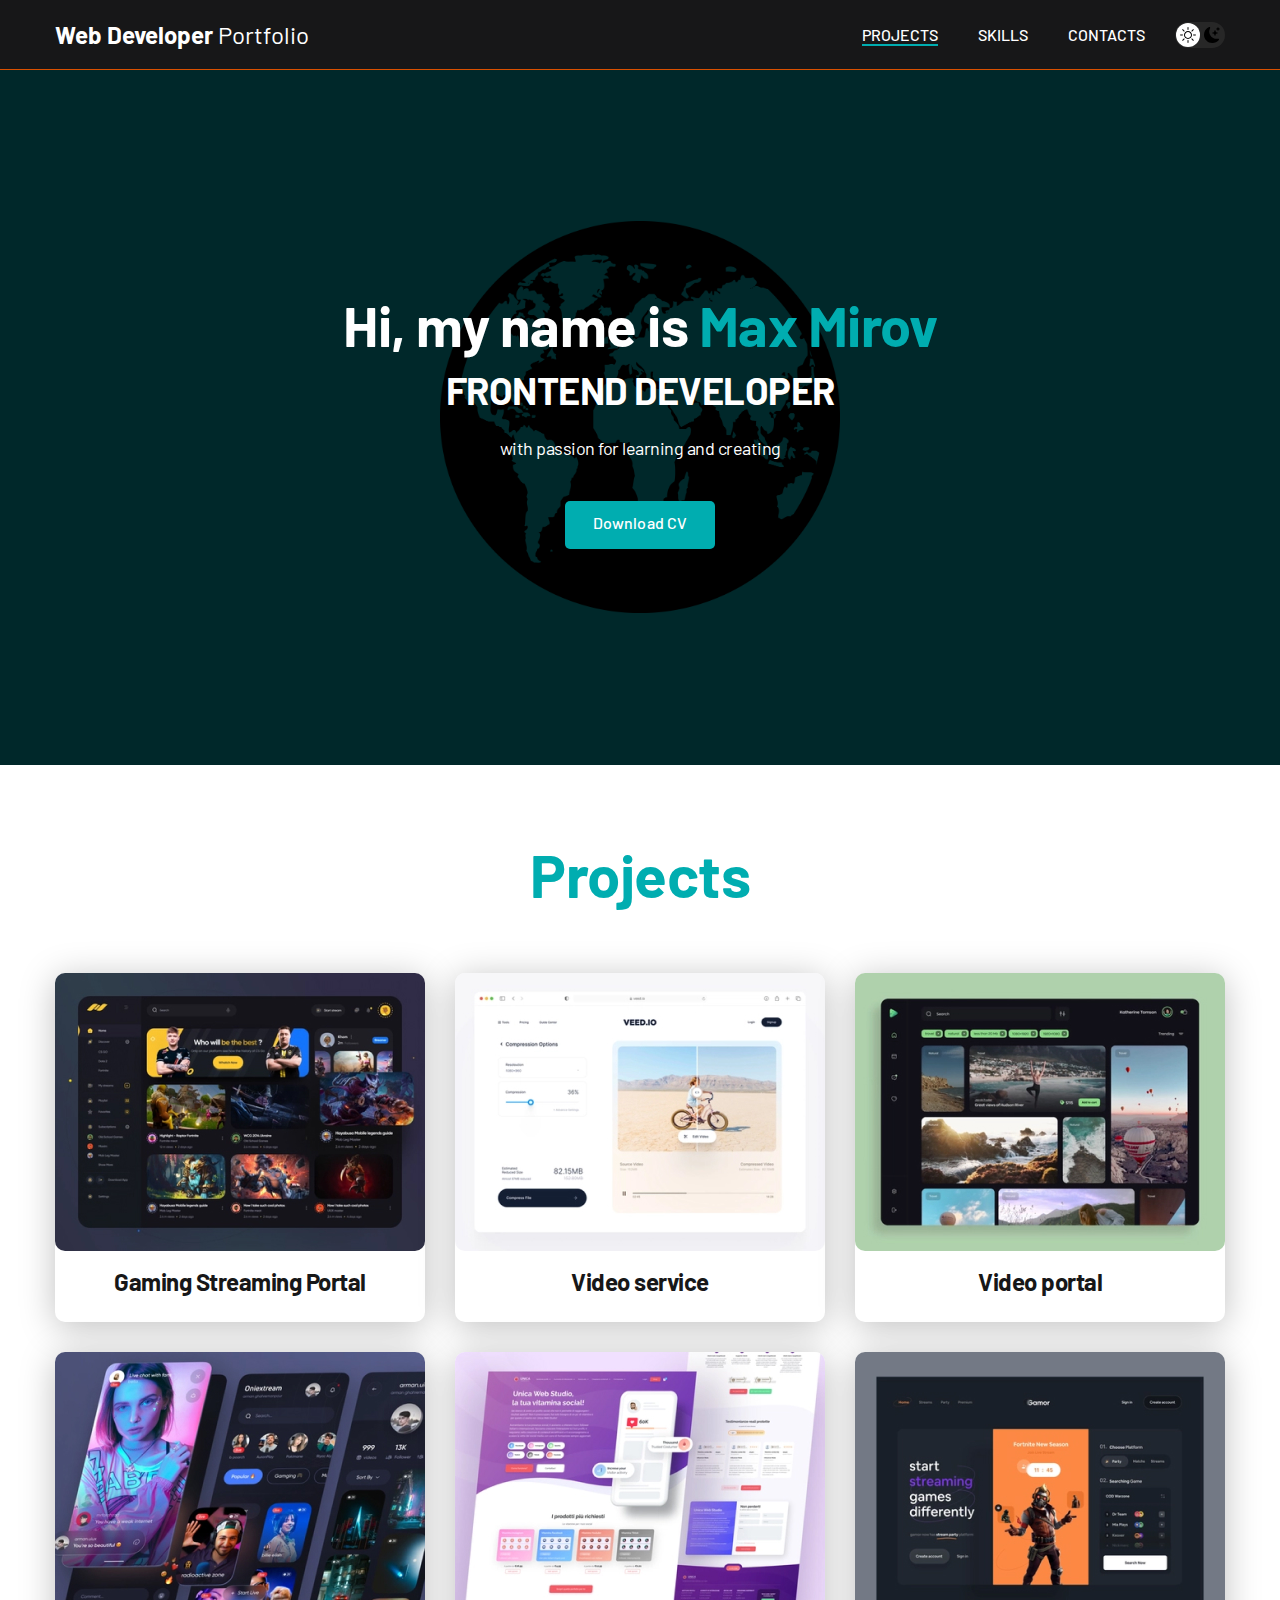
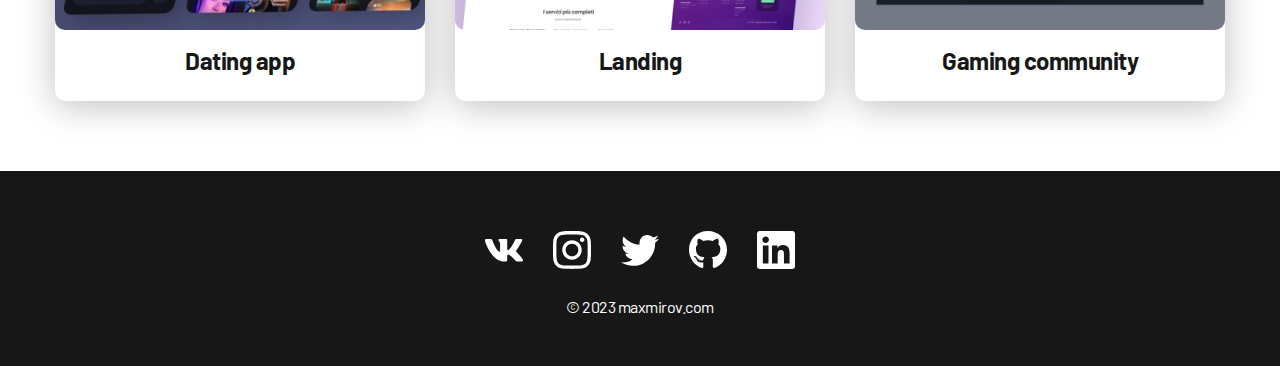
<file: index.html>
<!DOCTYPE html>
<html lang="en">

<head>
    <meta charset="UTF-8">
    <meta name="viewport" content="width=device-width, initial-scale=1.0">
    <title>Web Developer Portfolio</title>
    <link rel="stylesheet" href="./CSS/main.css">
</head>

<body>
    <nav class="nav">
        <div class="container">
            <div class="nav-row">
                <a href="./index.html" class="logo"><strong>Web Developer</strong> Portfolio</a>

                <button class="dark-mode-btn">
                    <img src="./img/icons/sun_light_theme.svg" alt="Light Mode" class="dark-mode-btn__icon">
                    <img src="./img/icons/moon_light_theme.svg" alt="Dark Mode" class="dark-mode-btn__icon">
                </button>

                <ul class="nav-list">
                    <li class="nav-list__item"><a href="./index.html"
                            class="nav-list__link nav-list__link--active">PROJECTS</a></li>
                    <li class="nav-list__item"><a href="./skills.html" class="nav-list__link">SKILLS</a></li>
                    <li class="nav-list__item"><a href="./contacts.html" class="nav-list__link">CONTACTS</a></li>
                </ul>
            </div>
        </div>
    </nav>

    <header class="header">

        <div class="header__wrapper">
            <h1 class="header__title">
                <strong>Hi, my name is <em>Max Mirov</em></strong><br>
                FRONTEND DEVELOPER
            </h1>
            <div class="header__text">
                <p>with passion for learning and creating</p>
            </div>
            <a href="#!" class="btn">Download CV</a>
        </div>

    </header>


    <main class="section">
        <div class="container">
            <h2 class="title-1">Projects</h2>
            <ul class="projects">
                <li class="project">
                    <a href="./project-page-1.html">
                        <img src="./img/projects/01.jpg" alt="Project img" class="project__img">
                        <h3 class="project__title">Gaming Streaming Portal</h3>
                    </a>
                </li>
                <li class="project">
                    <a href="./project-page-2.html">
                        <img src="./img/projects/02.jpg" alt="Project img" class="project__img">
                        <h3 class="project__title">Video service</h3>
                    </a>
                </li>
                <li class="project">
                    <a href="./project-page-3.html">
                        <img src="./img/projects/03.jpg" alt="Project img" class="project__img">
                        <h3 class="project__title">Video portal</h3>
                    </a>
                </li>
                <li class="project">
                    <a href="./project-page-4.html">
                        <img src="./img/projects/04.jpg" alt="Project img" class="project__img">
                        <h3 class="project__title">Dating app</h3>
                    </a>
                </li>
                <li class="project">
                    <a href="./project-page-5.html">
                        <img src="./img/projects/05.jpg" alt="Project img" class="project__img">
                        <h3 class="project__title">Landing</h3>
                    </a>
                </li>
                <li class="project">
                    <a href="./project-page-6.html">
                        <img src="./img/projects/06.jpg" alt="Project img" class="project__img">
                        <h3 class="project__title">Gaming community</h3>
                    </a>
                </li>
            </ul>
        </div>
    </main>

    <footer class="footer">
        <div class="container">
            <div class="footer__wrapper">
                <ul class="social">
                    <li class="social__item"> <a href="#!"><img src="./img/icons/vk.svg" alt=""></a> </li>
                    <li class="social__item"> <a href="#!"><img src="./img/icons/instagram.svg" alt=""></a> </li>
                    <li class="social__item"> <a href="#!"><img src="./img/icons/twitter.svg" alt=""></a> </li>
                    <li class="social__item"> <a href="#!"><img src="./img/icons/gitHub.svg" alt=""></a> </li>
                    <li class="social__item"> <a href="#!"><img src="./img/icons/linkedIn.svg" alt=""></a> </li>
                </ul>
                <div class="copyright">
                    <p>© 2023 maxmirov.com</p>
                </div>
            </div>
        </div>
    </footer>

    <script src="./js/main.js"></script>

</body>

</html>
</file>
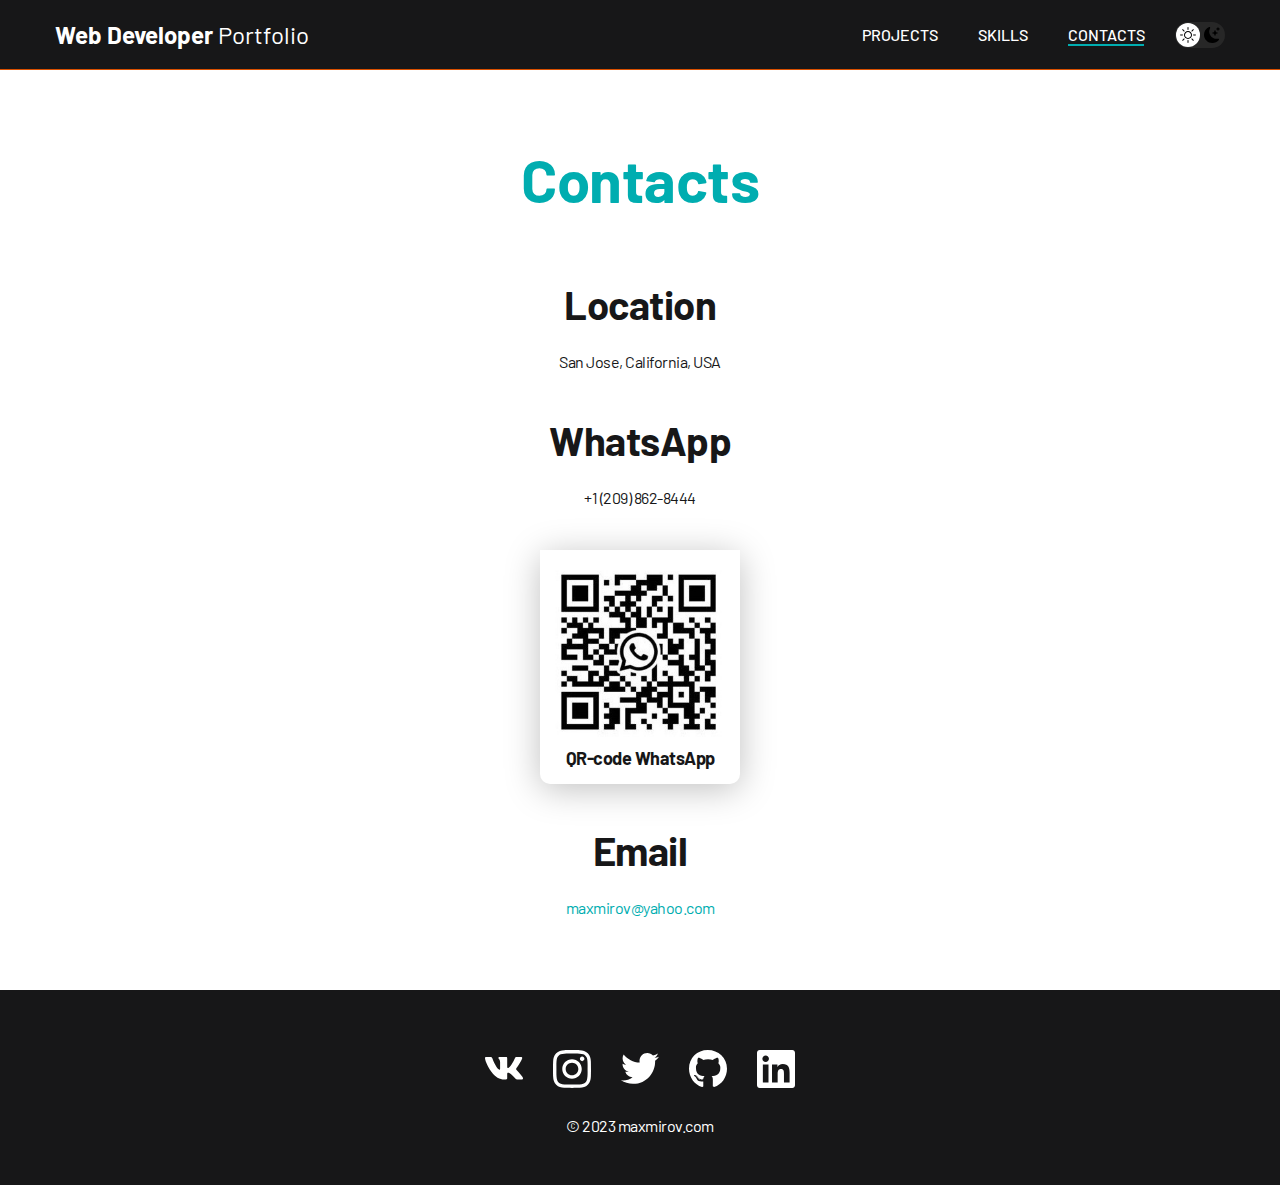
<file: contacts.html>
<!DOCTYPE html>
<html lang="en">

<head>
    <meta charset="UTF-8">
    <meta name="viewport" content="width=device-width, initial-scale=1.0">
    <title>Web Developer Portfolio</title>
    <link rel="stylesheet" href="./CSS/main.css">
</head>

<body>
    <nav class="nav">
        <div class="container">
            <div class="nav-row">
                <a href="./index.html" class="logo"><strong>Web Developer</strong> Portfolio</a>

                <button class="dark-mode-btn">
                    <img src="./img/icons/sun_light_theme.svg" alt="Light Mode" class="dark-mode-btn__icon">
                    <img src="./img/icons/moon_light_theme.svg" alt="Dark Mode" class="dark-mode-btn__icon">
                </button>

                <ul class="nav-list">
                    <li class="nav-list__item"><a href="./index.html" class="nav-list__link">PROJECTS</a></li>
                    <li class="nav-list__item"><a href="./skills.html" class="nav-list__link">SKILLS</a></li>
                    <li class="nav-list__item"><a href="./contacts.html"
                            class="nav-list__link nav-list__link--active">CONTACTS</a></li>
                </ul>
            </div>
        </div>
    </nav>

    <main class="section">
        <div class="container">
            <h1 class="title-1">Contacts</h1>

            <ul class="content-list">
                <li class="content-list__item">
                    <h2 class="title-2">Location</h2>
                    <p>San Jose, California, USA</p>
                </li>
                <li class="content-list__item">
                    <h2 class="title-2">WhatsApp</h2>
                    <p>+1 (209) 862-8444</p>
                </li>
                <li class="whatsapp">
                    <img src="./img/contacts/qr_whatsapp.jpg" alt="QR whatsapp" class="qr_whatsapp">
                    <h3 class="qr_whatsapp_title">QR-code WhatsApp</h3>
                </li>
                <li class="content-list__item">
                    <h2 class="title-2">Email</h2>
                    <p><a href="mailto:maxmirov@yahoo.com">maxmirov@yahoo.com</a></p>
                </li>
            </ul>
        </div>
    </main>

    <footer class="footer">
        <div class="container">
            <div class="footer__wrapper">
                <ul class="social">
                    <li class="social__item"> <a href="#!"><img src="./img/icons/vk.svg" alt=""></a> </li>
                    <li class="social__item"> <a href="#!"><img src="./img/icons/instagram.svg" alt=""></a> </li>
                    <li class="social__item"> <a href="#!"><img src="./img/icons/twitter.svg" alt=""></a> </li>
                    <li class="social__item"> <a href="#!"><img src="./img/icons/gitHub.svg" alt=""></a> </li>
                    <li class="social__item"> <a href="#!"><img src="./img/icons/linkedIn.svg" alt=""></a> </li>
                </ul>
                <div class="copyright">
                    <p>© 2023 maxmirov.com</p>
                </div>
            </div>
        </div>
    </footer>

    <script src="./js/main.js"></script>

</body>

</html>
</file>
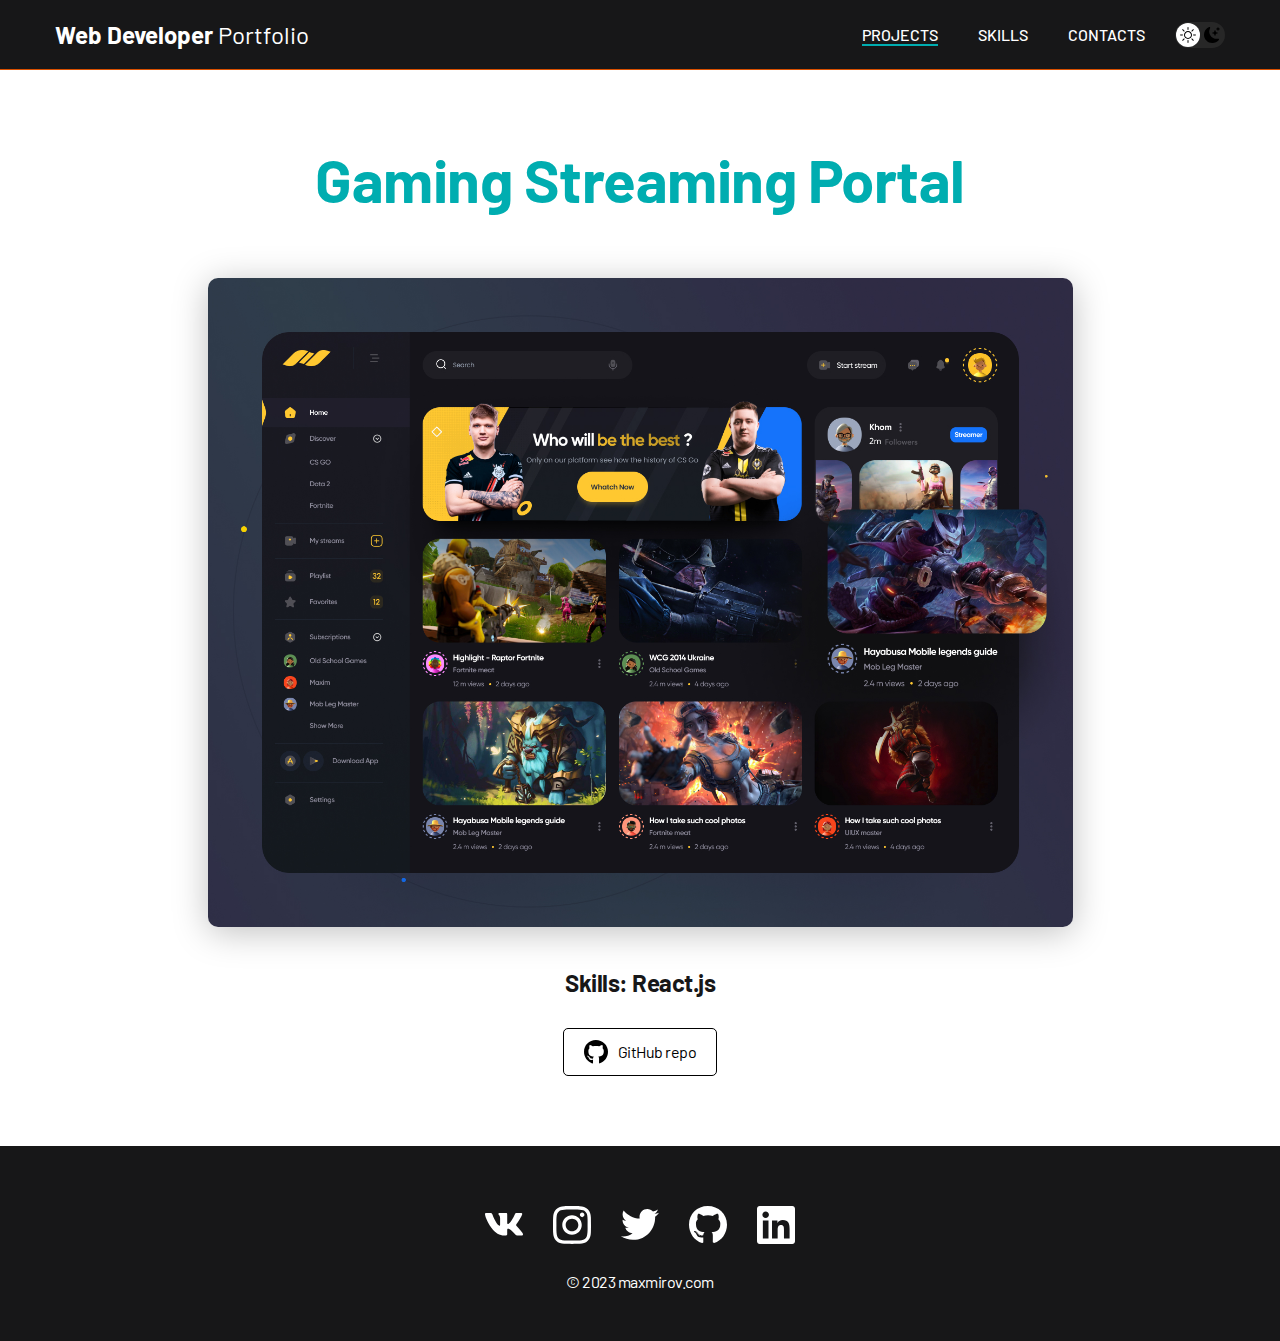
<file: project-page-1.html>
<!DOCTYPE html>
<html lang="en">

<head>
    <meta charset="UTF-8">
    <meta name="viewport" content="width=device-width, initial-scale=1.0">
    <title>Web Developer Portfolio</title>
    <link rel="stylesheet" href="./CSS/main.css">
</head>

<body>
    <nav class="nav">
        <div class="container">
            <div class="nav-row">
                <a href="./index.html" class="logo"><strong>Web Developer</strong> Portfolio</a>

                <button class="dark-mode-btn">
                    <img src="./img/icons/sun_light_theme.svg" alt="Light Mode" class="dark-mode-btn__icon">
                    <img src="./img/icons/moon_light_theme.svg" alt="Dark Mode" class="dark-mode-btn__icon">
                </button>

                <ul class="nav-list">
                    <li class="nav-list__item"><a href="./index.html"
                            class="nav-list__link nav-list__link--active">PROJECTS</a></li>
                    <li class="nav-list__item"><a href="./skills.html" class="nav-list__link">SKILLS</a></li>
                    <li class="nav-list__item"><a href="./contacts.html" class="nav-list__link">CONTACTS</a></li>
                </ul>
            </div>
        </div>
    </nav>

    <main class="section">
        <div class="container">
            <div class="project-details">

                <h1 class="title-1">Gaming Streaming Portal</h1>

                <img src="./img/projects/01-big.jpg" alt="" class="project-details__cover">

                <div class="project-details__desc">
                    <p>Skills: React.js</p>
                </div>

                <a href="#!" class="btn-outline">
                    <img src="./img/icons/Vector GitHub Black.svg" alt="">
                    GitHub repo
                </a>
            </div>
        </div>
    </main>

    <footer class="footer">
        <div class="container">
            <div class="footer__wrapper">
                <ul class="social">
                    <li class="social__item"> <a href="#!"><img src="./img/icons/vk.svg" alt=""></a> </li>
                    <li class="social__item"> <a href="#!"><img src="./img/icons/instagram.svg" alt=""></a> </li>
                    <li class="social__item"> <a href="#!"><img src="./img/icons/twitter.svg" alt=""></a> </li>
                    <li class="social__item"> <a href="#!"><img src="./img/icons/gitHub.svg" alt=""></a> </li>
                    <li class="social__item"> <a href="#!"><img src="./img/icons/linkedIn.svg" alt=""></a> </li>
                </ul>
                <div class="copyright">
                    <p>© 2023 maxmirov.com</p>
                </div>
            </div>
        </div>
    </footer>

    <script src="./js/main.js"></script>

</body>

</html>
</file>
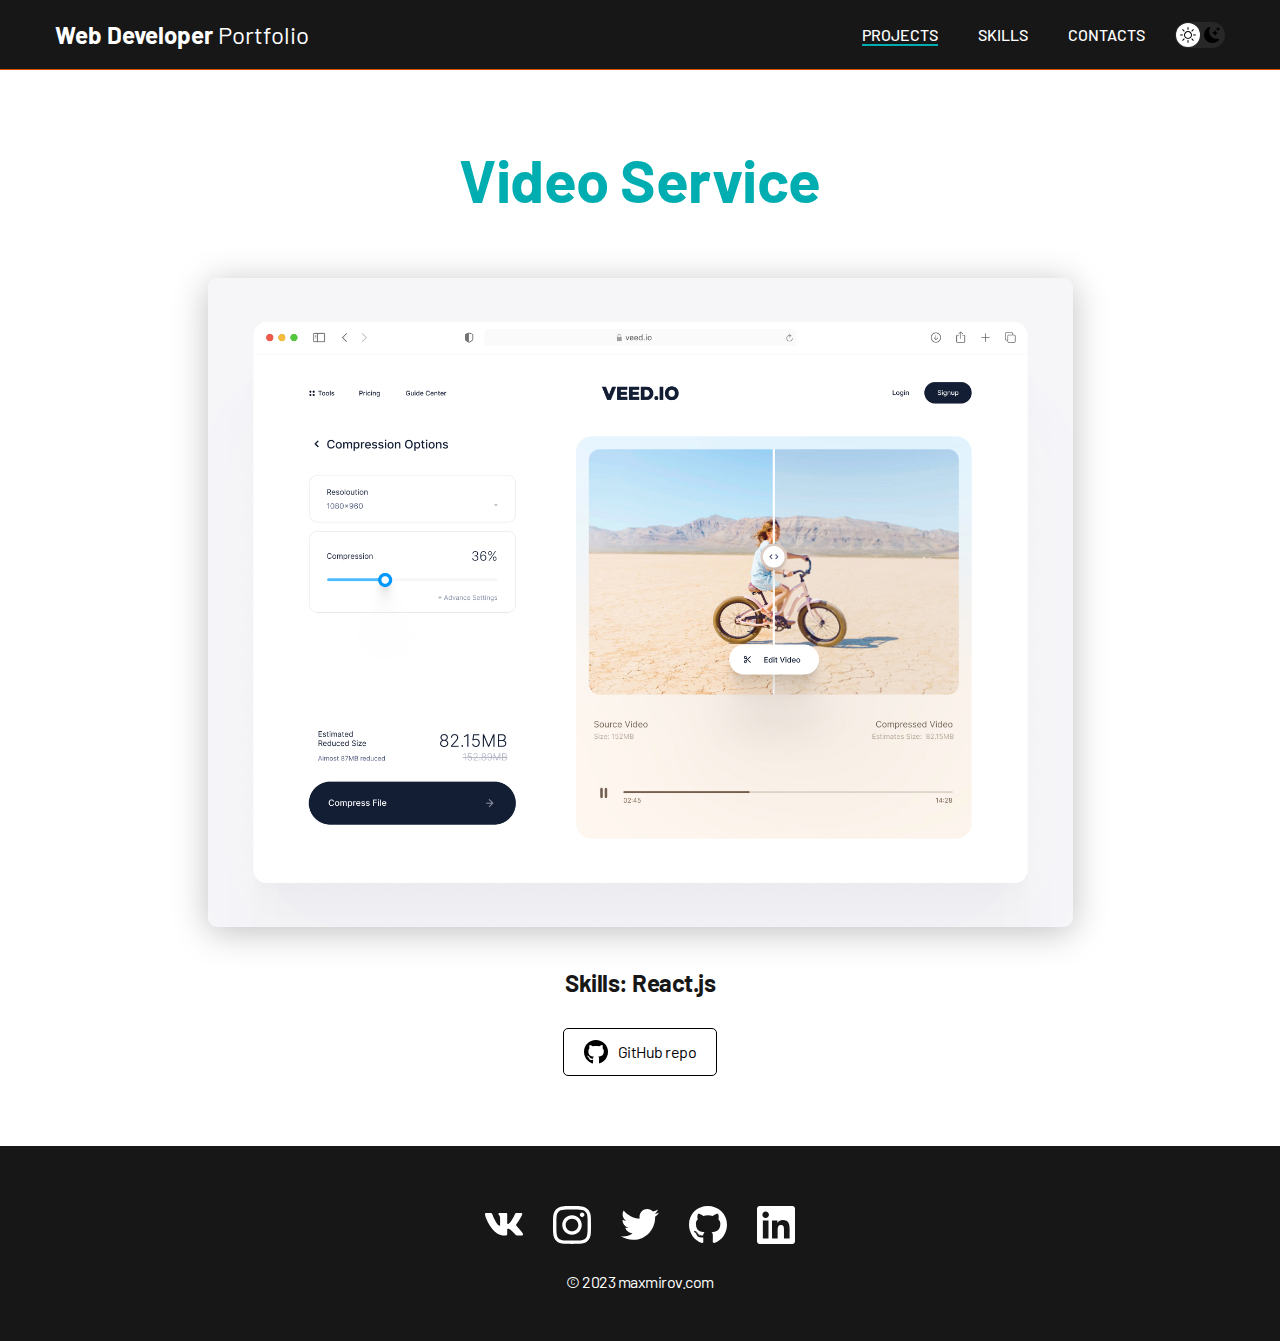
<file: project-page-2.html>
<!DOCTYPE html>
<html lang="en">

<head>
    <meta charset="UTF-8">
    <meta name="viewport" content="width=device-width, initial-scale=1.0">
    <title>Web Developer Portfolio</title>
    <link rel="stylesheet" href="./CSS/main.css">
</head>

<body>
    <nav class="nav">
        <div class="container">
            <div class="nav-row">
                <a href="./index.html" class="logo"><strong>Web Developer</strong> Portfolio</a>

                <button class="dark-mode-btn">
                    <img src="./img/icons/sun_light_theme.svg" alt="Light Mode" class="dark-mode-btn__icon">
                    <img src="./img/icons/moon_light_theme.svg" alt="Dark Mode" class="dark-mode-btn__icon">
                </button>

                <ul class="nav-list">
                    <li class="nav-list__item"><a href="./index.html"
                            class="nav-list__link nav-list__link--active">PROJECTS</a></li>
                    <li class="nav-list__item"><a href="./skills.html" class="nav-list__link">SKILLS</a></li>
                    <li class="nav-list__item"><a href="./contacts.html" class="nav-list__link">CONTACTS</a></li>
                </ul>
            </div>
        </div>
    </nav>

    <main class="section">
        <div class="container">
            <div class="project-details">

                <h1 class="title-1">Video Service</h1>

                <img src="./img/projects/02-big.jpg" alt="" class="project-details__cover">

                <div class="project-details__desc">
                    <p>Skills: React.js</p>
                </div>

                <a href="#!" class="btn-outline">
                    <img src="./img/icons/Vector GitHub Black.svg" alt="">
                    GitHub repo
                </a>
            </div>
        </div>
    </main>

    <footer class="footer">
        <div class="container">
            <div class="footer__wrapper">
                <ul class="social">
                    <li class="social__item"> <a href="#!"><img src="./img/icons/vk.svg" alt=""></a> </li>
                    <li class="social__item"> <a href="#!"><img src="./img/icons/instagram.svg" alt=""></a> </li>
                    <li class="social__item"> <a href="#!"><img src="./img/icons/twitter.svg" alt=""></a> </li>
                    <li class="social__item"> <a href="#!"><img src="./img/icons/gitHub.svg" alt=""></a> </li>
                    <li class="social__item"> <a href="#!"><img src="./img/icons/linkedIn.svg" alt=""></a> </li>
                </ul>
                <div class="copyright">
                    <p>© 2023 maxmirov.com</p>
                </div>
            </div>
        </div>
    </footer>

    <script src="./js/main.js"></script>

</body>

</html>
</file>
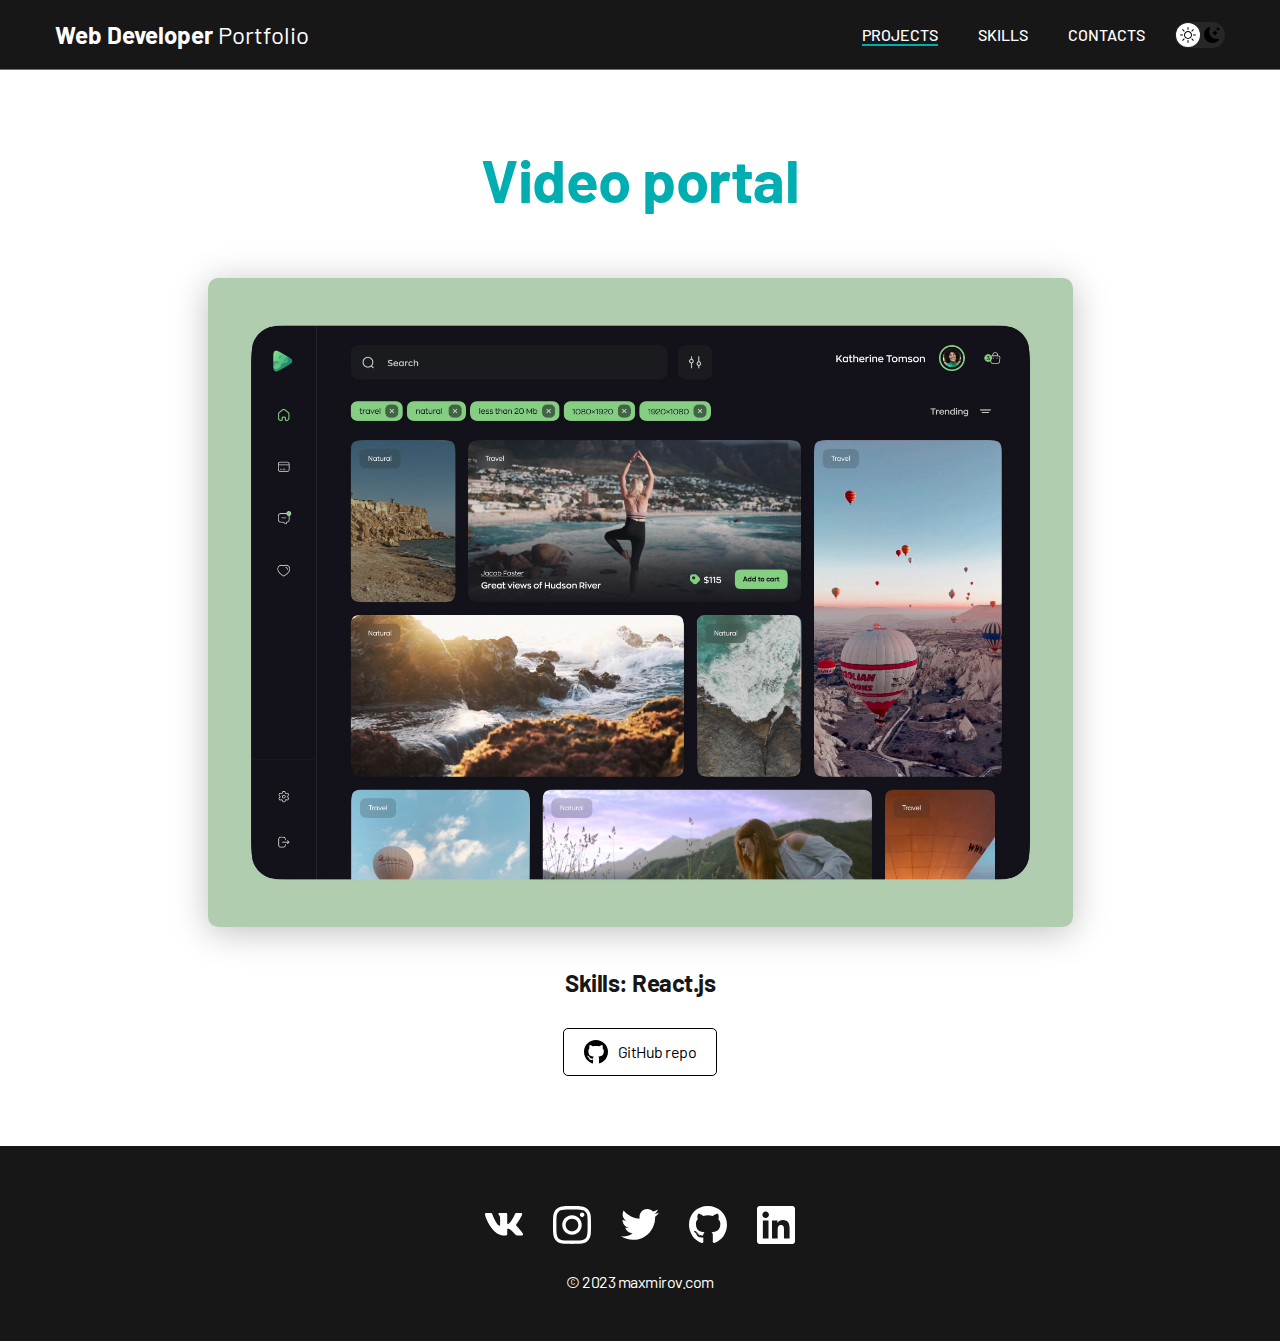
<file: project-page-3.html>
<!DOCTYPE html>
<html lang="en">

<head>
    <meta charset="UTF-8">
    <meta name="viewport" content="width=device-width, initial-scale=1.0">
    <title>Web Developer Portfolio</title>
    <link rel="stylesheet" href="./CSS/main.css">
</head>

<body>
    <nav class="nav">
        <div class="container">
            <div class="nav-row">
                <a href="./index.html" class="logo"><strong>Web Developer</strong> Portfolio</a>

                <button class="dark-mode-btn">
                    <img src="./img/icons/sun_light_theme.svg" alt="Light Mode" class="dark-mode-btn__icon">
                    <img src="./img/icons/moon_light_theme.svg" alt="Dark Mode" class="dark-mode-btn__icon">
                </button>

                <ul class="nav-list">
                    <li class="nav-list__item"><a href="./index.html"
                            class="nav-list__link nav-list__link--active">PROJECTS</a></li>
                    <li class="nav-list__item"><a href="./skills.html" class="nav-list__link">SKILLS</a></li>
                    <li class="nav-list__item"><a href="./contacts.html" class="nav-list__link">CONTACTS</a></li>
                </ul>
            </div>
        </div>
    </nav>

    <main class="section">
        <div class="container">
            <div class="project-details">

                <h1 class="title-1">Video portal</h1>

                <img src="./img/projects/03-big.jpg" alt="" class="project-details__cover">

                <div class="project-details__desc">
                    <p>Skills: React.js</p>
                </div>

                <a href="#!" class="btn-outline">
                    <img src="./img/icons/Vector GitHub Black.svg" alt="">
                    GitHub repo
                </a>
            </div>
        </div>
    </main>

    <footer class="footer">
        <div class="container">
            <div class="footer__wrapper">
                <ul class="social">
                    <li class="social__item"> <a href="#!"><img src="./img/icons/vk.svg" alt=""></a> </li>
                    <li class="social__item"> <a href="#!"><img src="./img/icons/instagram.svg" alt=""></a> </li>
                    <li class="social__item"> <a href="#!"><img src="./img/icons/twitter.svg" alt=""></a> </li>
                    <li class="social__item"> <a href="#!"><img src="./img/icons/gitHub.svg" alt=""></a> </li>
                    <li class="social__item"> <a href="#!"><img src="./img/icons/linkedIn.svg" alt=""></a> </li>
                </ul>
                <div class="copyright">
                    <p>© 2023 maxmirov.com</p>
                </div>
            </div>
        </div>
    </footer>

    <script src="./js/main.js"></script>

</body>

</html>
</file>
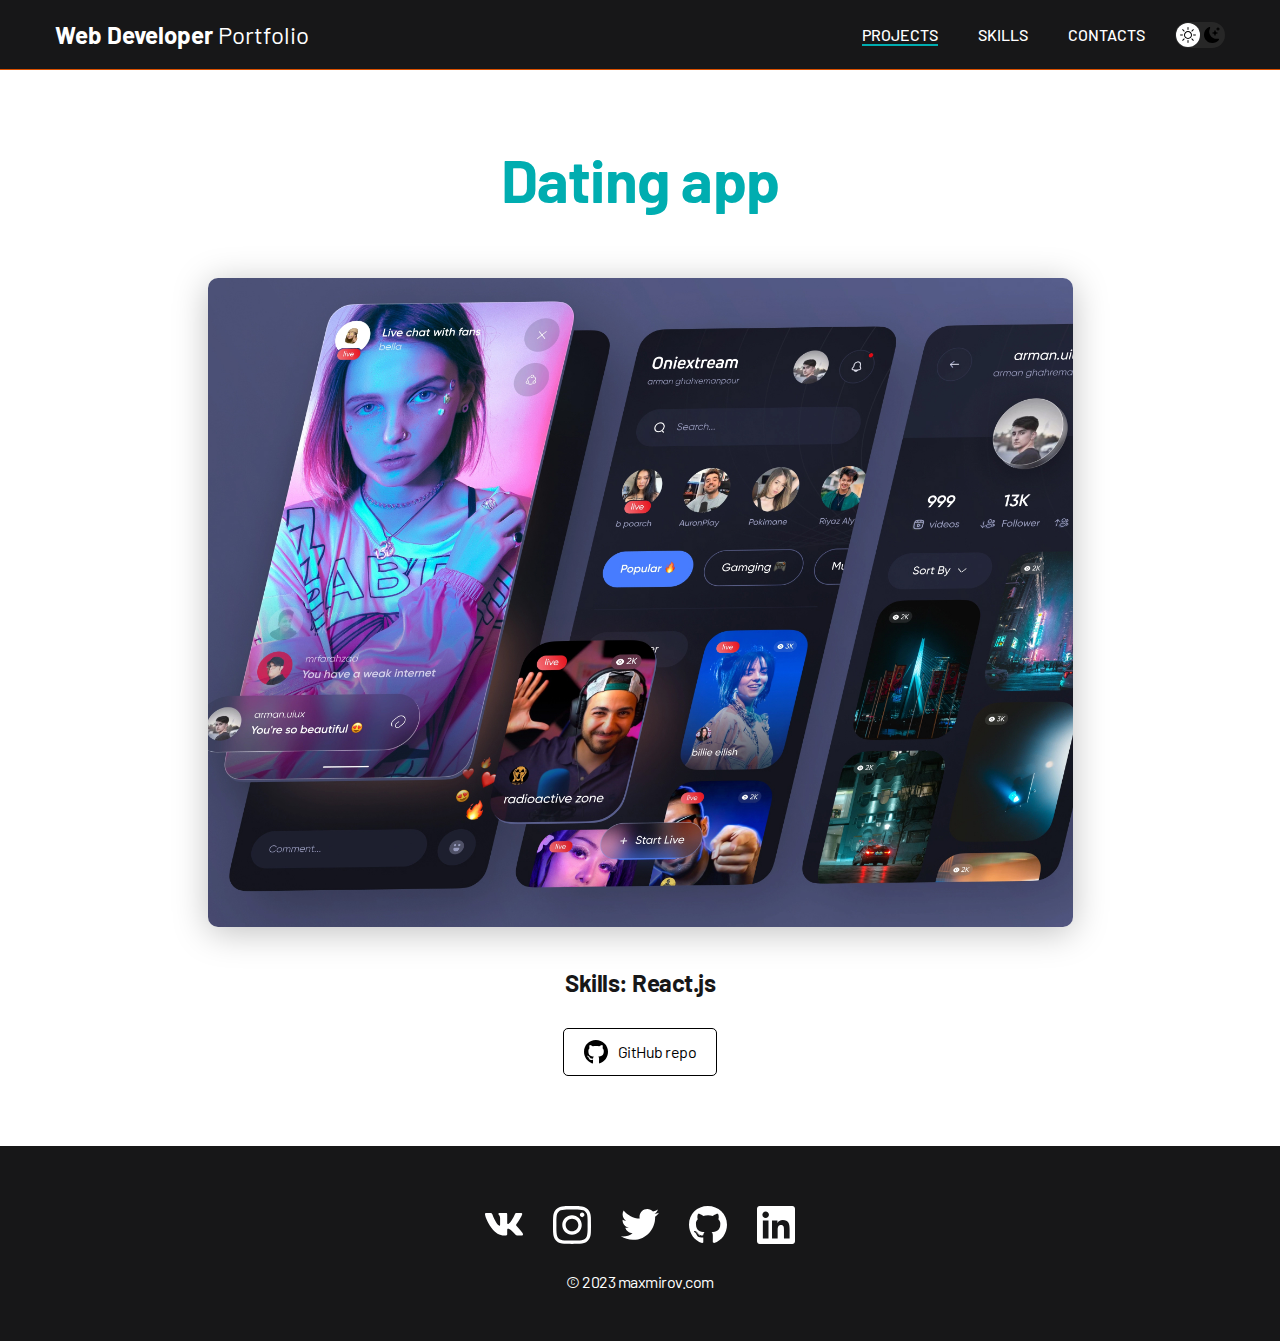
<file: project-page-4.html>
<!DOCTYPE html>
<html lang="en">

<head>
    <meta charset="UTF-8">
    <meta name="viewport" content="width=device-width, initial-scale=1.0">
    <title>Web Developer Portfolio</title>
    <link rel="stylesheet" href="./CSS/main.css">
</head>

<body>
    <nav class="nav">
        <div class="container">
            <div class="nav-row">
                <a href="./index.html" class="logo"><strong>Web Developer</strong> Portfolio</a>

                <button class="dark-mode-btn">
                    <img src="./img/icons/sun_light_theme.svg" alt="Light Mode" class="dark-mode-btn__icon">
                    <img src="./img/icons/moon_light_theme.svg" alt="Dark Mode" class="dark-mode-btn__icon">
                </button>

                <ul class="nav-list">
                    <li class="nav-list__item"><a href="./index.html"
                            class="nav-list__link nav-list__link--active">PROJECTS</a></li>
                    <li class="nav-list__item"><a href="./skills.html" class="nav-list__link">SKILLS</a></li>
                    <li class="nav-list__item"><a href="./contacts.html" class="nav-list__link">CONTACTS</a></li>
                </ul>
            </div>
        </div>
    </nav>

    <main class="section">
        <div class="container">
            <div class="project-details">

                <h1 class="title-1">Dating app</h1>

                <img src="./img/projects/04-big.jpg" alt="" class="project-details__cover">

                <div class="project-details__desc">
                    <p>Skills: React.js</p>
                </div>

                <a href="#!" class="btn-outline">
                    <img src="./img/icons/Vector GitHub Black.svg" alt="">
                    GitHub repo
                </a>
            </div>
        </div>
    </main>

    <footer class="footer">
        <div class="container">
            <div class="footer__wrapper">
                <ul class="social">
                    <li class="social__item"> <a href="#!"><img src="./img/icons/vk.svg" alt=""></a> </li>
                    <li class="social__item"> <a href="#!"><img src="./img/icons/instagram.svg" alt=""></a> </li>
                    <li class="social__item"> <a href="#!"><img src="./img/icons/twitter.svg" alt=""></a> </li>
                    <li class="social__item"> <a href="#!"><img src="./img/icons/gitHub.svg" alt=""></a> </li>
                    <li class="social__item"> <a href="#!"><img src="./img/icons/linkedIn.svg" alt=""></a> </li>
                </ul>
                <div class="copyright">
                    <p>© 2023 maxmirov.com</p>
                </div>
            </div>
        </div>
    </footer>

    <script src="./js/main.js"></script>

</body>

</html>
</file>
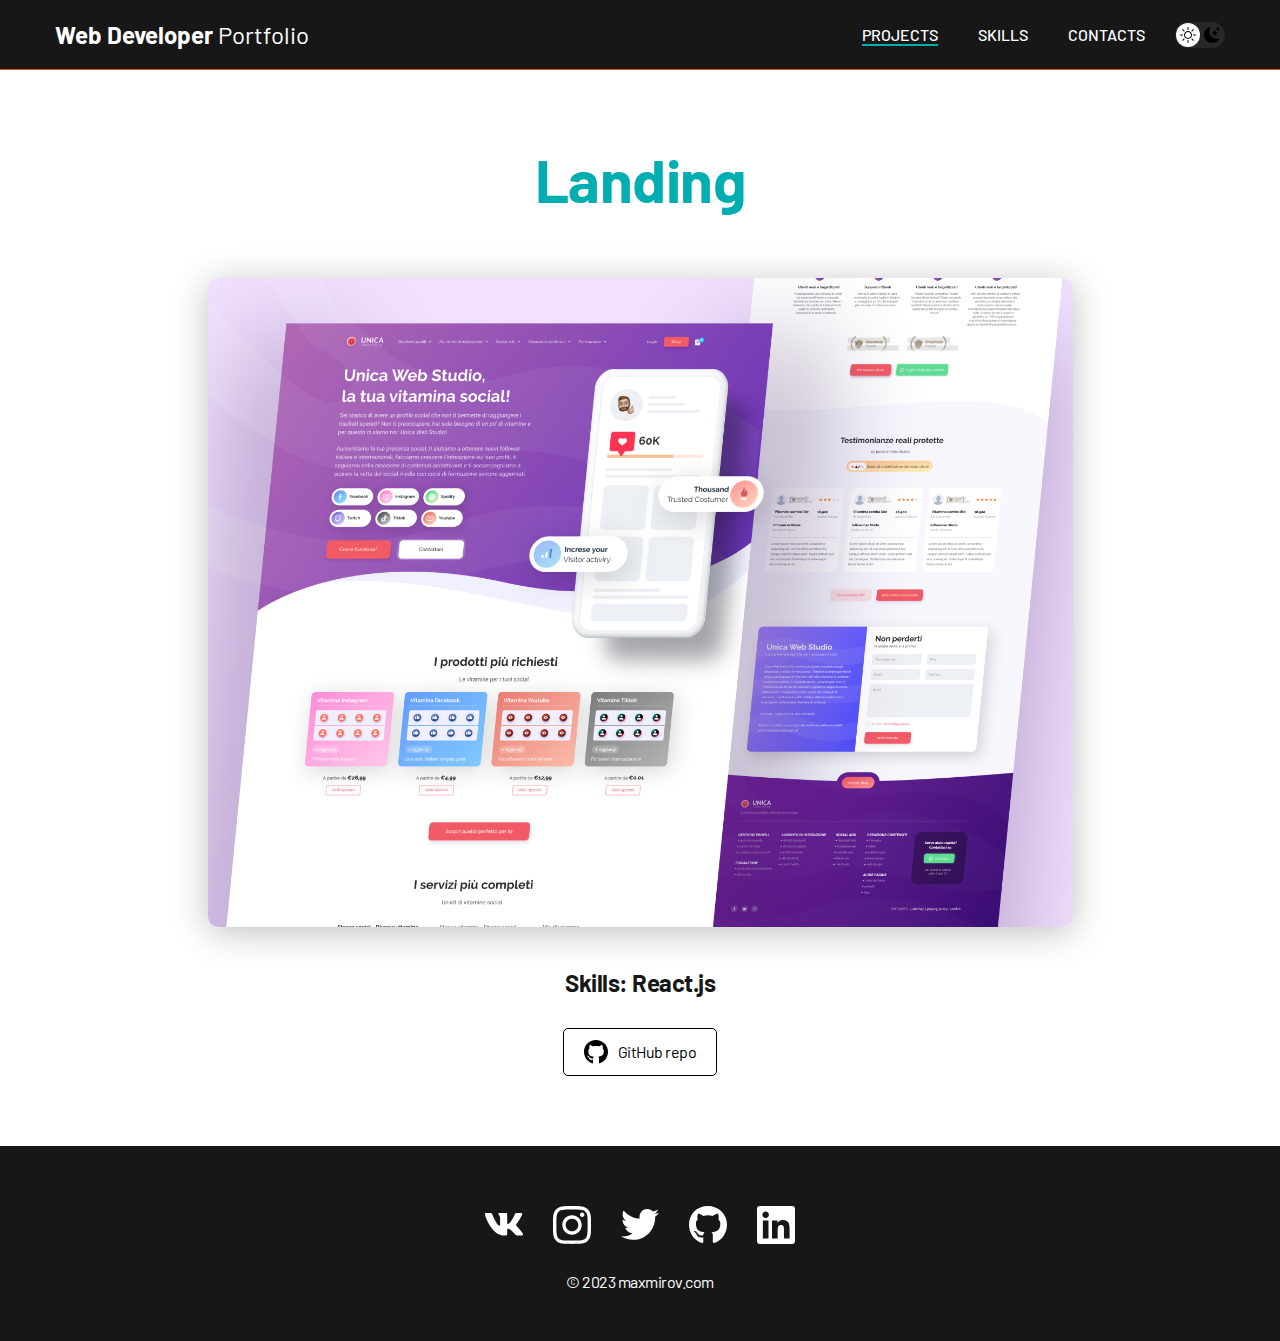
<file: project-page-5.html>
<!DOCTYPE html>
<html lang="en">

<head>
    <meta charset="UTF-8">
    <meta name="viewport" content="width=device-width, initial-scale=1.0">
    <title>Web Developer Portfolio</title>
    <link rel="stylesheet" href="./CSS/main.css">
</head>

<body>
    <nav class="nav">
        <div class="container">
            <div class="nav-row">
                <a href="./index.html" class="logo"><strong>Web Developer</strong> Portfolio</a>

                <button class="dark-mode-btn">
                    <img src="./img/icons/sun_light_theme.svg" alt="Light Mode" class="dark-mode-btn__icon">
                    <img src="./img/icons/moon_light_theme.svg" alt="Dark Mode" class="dark-mode-btn__icon">
                </button>

                <ul class="nav-list">
                    <li class="nav-list__item"><a href="./index.html"
                            class="nav-list__link nav-list__link--active">PROJECTS</a></li>
                    <li class="nav-list__item"><a href="./skills.html" class="nav-list__link">SKILLS</a></li>
                    <li class="nav-list__item"><a href="./contacts.html" class="nav-list__link">CONTACTS</a></li>
                </ul>
            </div>
        </div>
    </nav>

    <main class="section">
        <div class="container">
            <div class="project-details">

                <h1 class="title-1">Landing</h1>

                <img src="./img/projects/05-big.jpg" alt="" class="project-details__cover">

                <div class="project-details__desc">
                    <p>Skills: React.js</p>
                </div>

                <a href="#!" class="btn-outline">
                    <img src="./img/icons/Vector GitHub Black.svg" alt="">
                    GitHub repo
                </a>
            </div>
        </div>
    </main>

    <footer class="footer">
        <div class="container">
            <div class="footer__wrapper">
                <ul class="social">
                    <li class="social__item"> <a href="#!"><img src="./img/icons/vk.svg" alt=""></a> </li>
                    <li class="social__item"> <a href="#!"><img src="./img/icons/instagram.svg" alt=""></a> </li>
                    <li class="social__item"> <a href="#!"><img src="./img/icons/twitter.svg" alt=""></a> </li>
                    <li class="social__item"> <a href="#!"><img src="./img/icons/gitHub.svg" alt=""></a> </li>
                    <li class="social__item"> <a href="#!"><img src="./img/icons/linkedIn.svg" alt=""></a> </li>
                </ul>
                <div class="copyright">
                    <p>© 2023 maxmirov.com</p>
                </div>
            </div>
        </div>
    </footer>

    <script src="./js/main.js"></script>

</body>

</html>
</file>
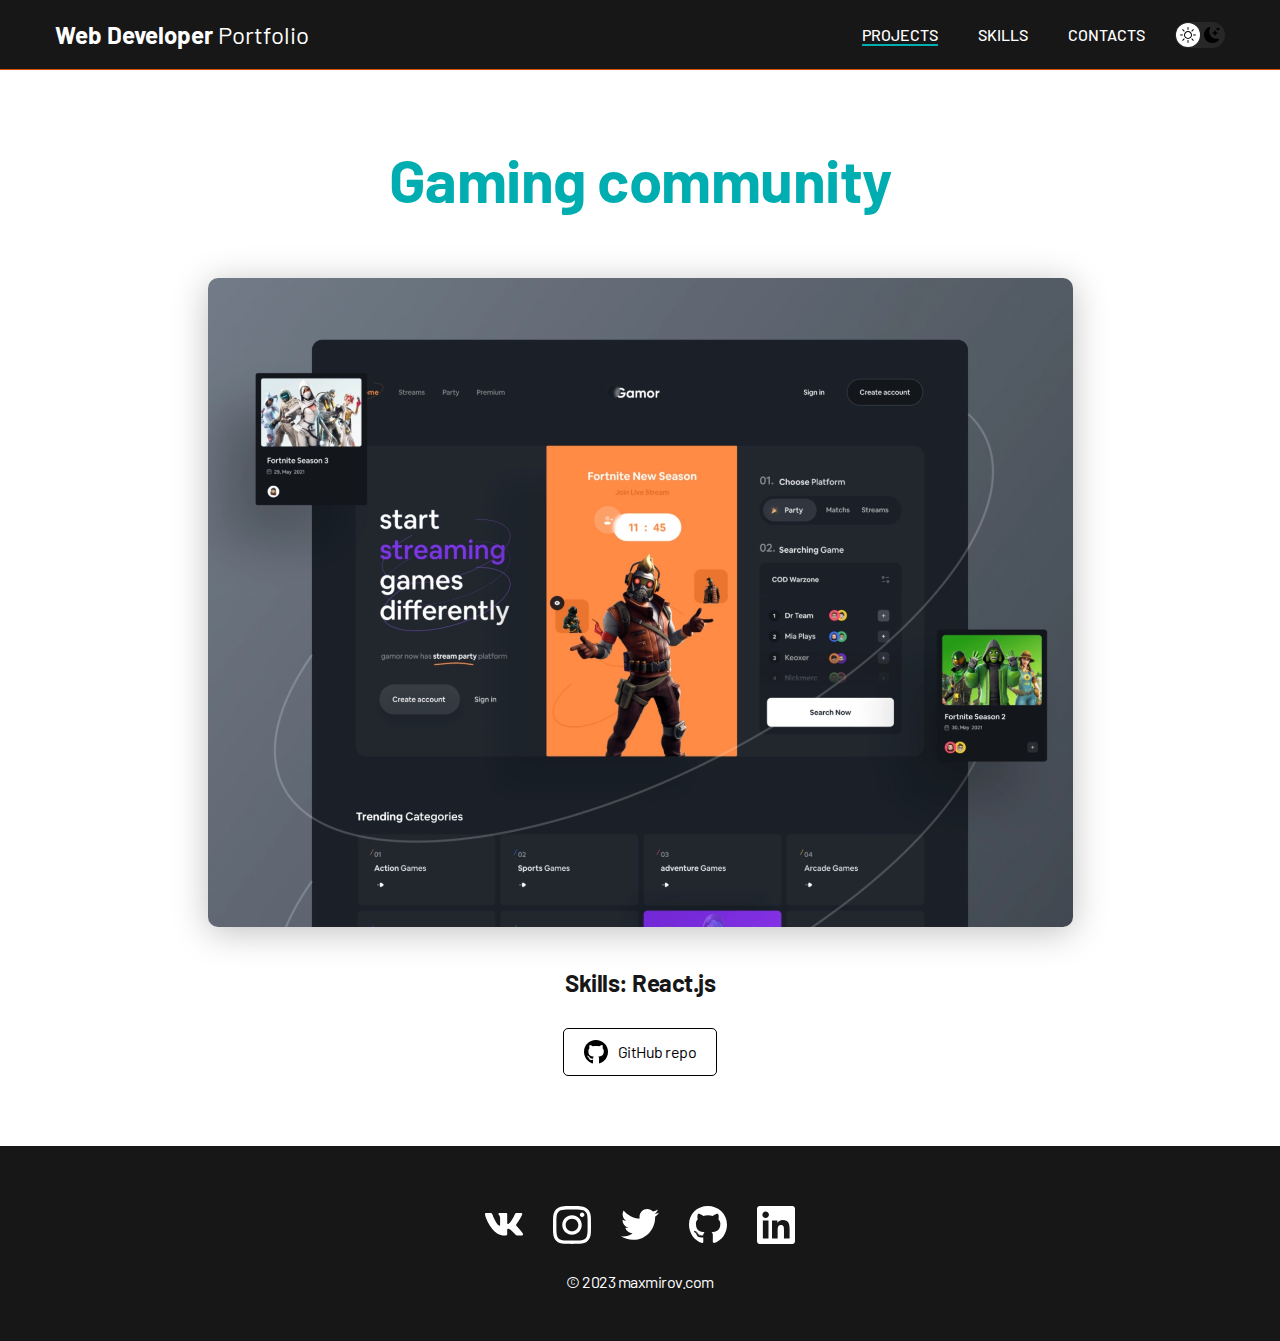
<file: project-page-6.html>
<!DOCTYPE html>
<html lang="en">

<head>
    <meta charset="UTF-8">
    <meta name="viewport" content="width=device-width, initial-scale=1.0">
    <title>Web Developer Portfolio</title>
    <link rel="stylesheet" href="./CSS/main.css">
</head>

<body>
    <nav class="nav">
        <div class="container">
            <div class="nav-row">
                <a href="./index.html" class="logo"><strong>Web Developer</strong> Portfolio</a>

                <button class="dark-mode-btn">
                    <img src="./img/icons/sun_light_theme.svg" alt="Light Mode" class="dark-mode-btn__icon">
                    <img src="./img/icons/moon_light_theme.svg" alt="Dark Mode" class="dark-mode-btn__icon">
                </button>

                <ul class="nav-list">
                    <li class="nav-list__item"><a href="./index.html"
                            class="nav-list__link nav-list__link--active">PROJECTS</a></li>
                    <li class="nav-list__item"><a href="./skills.html" class="nav-list__link">SKILLS</a></li>
                    <li class="nav-list__item"><a href="./contacts.html" class="nav-list__link">CONTACTS</a></li>
                </ul>
            </div>
        </div>
    </nav>

    <main class="section">
        <div class="container">
            <div class="project-details">

                <h1 class="title-1">Gaming community</h1>

                <img src="./img/projects/06-big.jpg" alt="" class="project-details__cover">

                <div class="project-details__desc">
                    <p>Skills: React.js</p>
                </div>

                <a href="#!" class="btn-outline">
                    <img src="./img/icons/Vector GitHub Black.svg" alt="">
                    GitHub repo
                </a>
            </div>
        </div>
    </main>

    <footer class="footer">
        <div class="container">
            <div class="footer__wrapper">
                <ul class="social">
                    <li class="social__item"> <a href="#!"><img src="./img/icons/vk.svg" alt=""></a> </li>
                    <li class="social__item"> <a href="#!"><img src="./img/icons/instagram.svg" alt=""></a> </li>
                    <li class="social__item"> <a href="#!"><img src="./img/icons/twitter.svg" alt=""></a> </li>
                    <li class="social__item"> <a href="#!"><img src="./img/icons/gitHub.svg" alt=""></a> </li>
                    <li class="social__item"> <a href="#!"><img src="./img/icons/linkedIn.svg" alt=""></a> </li>
                </ul>
                <div class="copyright">
                    <p>© 2023 maxmirov.com</p>
                </div>
            </div>
        </div>
    </footer>

    <script src="./js/main.js"></script>

</body>

</html>
</file>
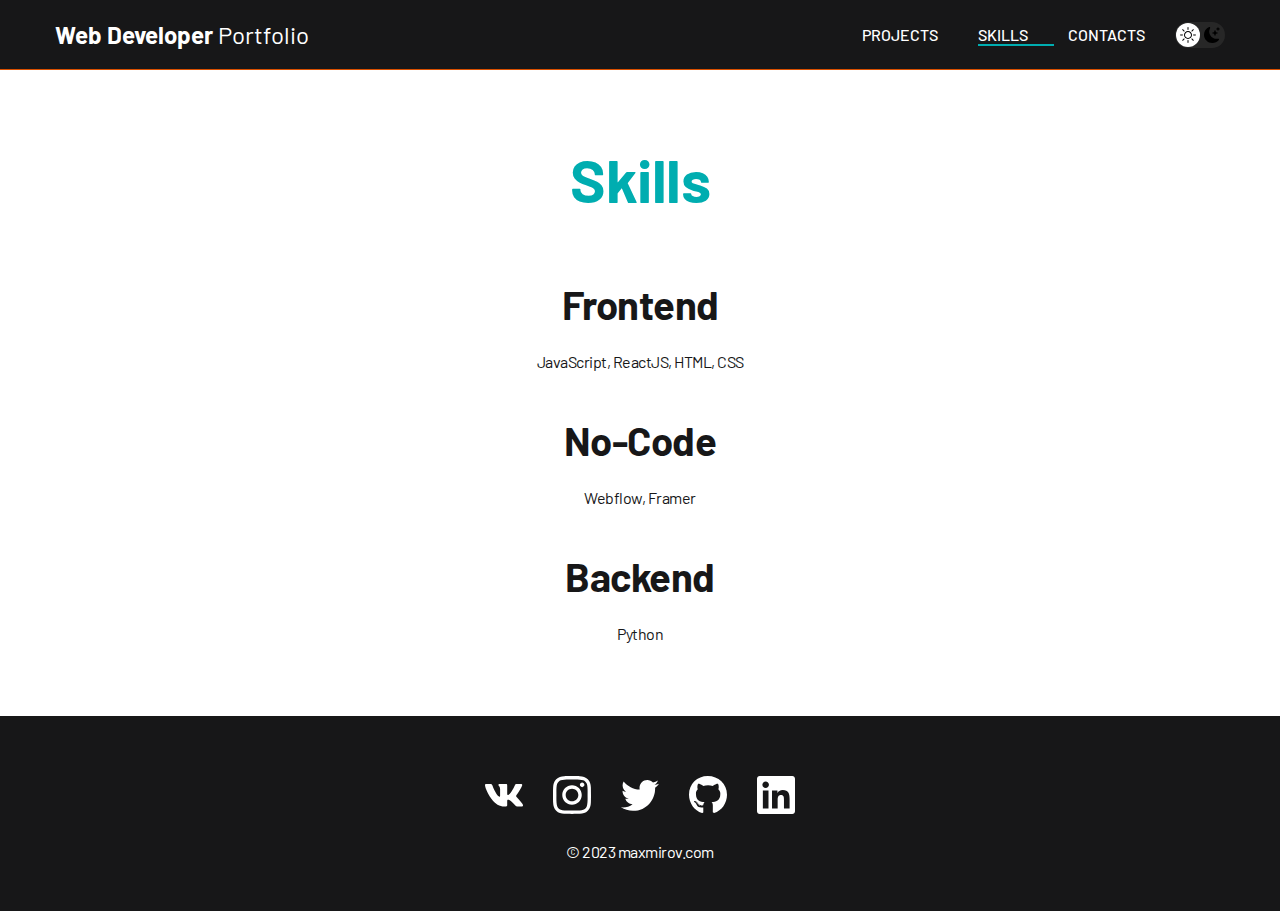
<file: skills.html>
<!DOCTYPE html>
<html lang="en">

<head>
    <meta charset="UTF-8">
    <meta name="viewport" content="width=device-width, initial-scale=1.0">
    <title>Web Developer Portfolio</title>
    <link rel="stylesheet" href="./CSS/main.css">
</head>

<body>
    <nav class="nav">
        <div class="container">
            <div class="nav-row">
                <a href="./index.html" class="logo"><strong>Web Developer</strong> Portfolio</a>

                <button class="dark-mode-btn">
                    <img src="./img/icons/sun_light_theme.svg" alt="Light Mode" class="dark-mode-btn__icon">
                    <img src="./img/icons/moon_light_theme.svg" alt="Dark Mode" class="dark-mode-btn__icon">
                </button>

                <ul class="nav-list">
                    <li class="nav-list__item"><a href="./index.html" class="nav-list__link">PROJECTS</a></li>
                    <li class="nav-list__item"><a href="./skills.html"
                            class="nav-list__link nav-list__link--active">SKILLS</a></li>
                    <li class="nav-list__item"><a href="./contacts.html" class="nav-list__link">CONTACTS</a></li>
                </ul>
            </div>
        </div>
    </nav>

    <main class="section">
        <div class="container">
            <h1 class="title-1">Skills</h1>

            <ul class="content-list">
                <li class="content-list__item">
                    <h2 class="title-2">Frontend</h2>
                    <p>JavaScript, ReactJS, HTML, CSS</p>
                </li>

                <li class="content-list__item">
                    <h2 class="title-2">No-Code</h2>
                    <p>Webflow, Framer</p>
                </li>

                <li class="content-list__item">
                    <h2 class="title-2">Backend</h2>
                    <p>Python</p>
                </li>
            </ul>
        </div>
    </main>

    <footer class="footer">
        <div class="container">
            <div class="footer__wrapper">
                <ul class="social">
                    <li class="social__item"> <a href="#!"><img src="./img/icons/vk.svg" alt=""></a> </li>
                    <li class="social__item"> <a href="#!"><img src="./img/icons/instagram.svg" alt=""></a> </li>
                    <li class="social__item"> <a href="#!"><img src="./img/icons/twitter.svg" alt=""></a> </li>
                    <li class="social__item"> <a href="#!"><img src="./img/icons/gitHub.svg" alt=""></a> </li>
                    <li class="social__item"> <a href="#!"><img src="./img/icons/linkedIn.svg" alt=""></a> </li>
                </ul>
                <div class="copyright">
                    <p>© 2023 maxmirov.com</p>
                </div>
            </div>
        </div>
    </footer>

    <script src="./js/main.js"></script>

</body>

</html>
</file>
<file: CSS/main.css>
@import "./reset.css";
@import url('https://fonts.googleapis.com/css2?family=Barlow:wght@100;200;400;500;700;900&family=Montserrat&family=Quicksand:wght@300;400;500;700&display=swap');


/*
font-family: 'Barlow', sans-serif;
font-family: 'Montserrat', sans-serif;
font-family: 'Quicksand', sans-serif;
*/

:root {
    --black-pure: #000;
    --black: #171718;
    --orange-border: #da5000;
    --white: #fff;
    --turquoise: #00adb0;
    --orange: darkorange;

    --text-color: var(--black);

    --dark-bg: var(--black);
    --dark-border: var(--orange-border);
    --header-text: var(--white);
    --accent: var(--turquoise);

    /* Light Mode */
    --page-bg: var(--white);
    --text-color: var(--black);

    --project-card-bg: var(--white);
    --project-card-text: var(--black);
    --box-shadow: 0px 5px 35px rgba(0, 0, 0, 0.25);
}

.dark {
    /* Dark Mode */
    --page-bg: #202020;
    --text-color: var(--white);

    --project-card-bg: var(--black);
    --project-card-text: var(--white);
    --box-shadow: 0px 5px 35px rgba(0, 0, 0, 0.8);
}

html,
body {
    display: flex;
    flex-direction: column;
    min-height: 100vh;

    font-family: 'Barlow', sans-serif;
    letter-spacing: -0.5px;

    /* Light Mode */
    background-color: var(--page-bg);
    color: var(--text-color);
}



/* General */

.container {
    margin: 0 auto;
    padding: 0 15px;
    max-width: 1200px;
}

.none {
    display: none !important;
}

.section {
    padding: 70px 0;
}

.title-1 {
    margin-bottom: 60px;
    font-size: 60px;
    font-weight: 700;
    line-height: 1.3;
    color: var(--accent);
    text-align: center;
}

.title-2 {
    margin-bottom: 20px;

    font-size: 40px;
    font-weight: 700;
    line-height: 1.3;
}



/* nav */

.nav {
    padding: 20px 0;
    border-bottom: 1px solid var(--dark-border);
    background-color: var(--dark-bg);
    color: var(--header-text);
    letter-spacing: normal;

}

.nav-row {
    display: flex;
    justify-content: flex-end;
    align-items: center;
    column-gap: 30px;
    row-gap: 20px;
    flex-wrap: wrap;
}

.logo {
    margin-right: auto;
    color: var(--header-text);
    font-size: 24px;
    font-family: 'Barlow', sans-serif;
}

.logo strong {
    font-weight: 700;
}

.nav {
    color: var(--header-text);
    font-size: 24px;
}

.nav-list {
    display: flex;
    flex-wrap: wrap;
    row-gap: 10px;
    align-items: center;
    column-gap: 40px;
    font-size: 16px;
    font-weight: 500;
    font-family: 'Barlow', sans-serif;
}

.nav-list__link {
    color: var(--header-text);
    transition: opacity 0.2s ease-in;
}

.nav-list__link:hover {
    opacity: 0.8;
}

.nav-list__link--active {
    position: relative;

}

.nav-list__link--active::before {
    content: "";

    position: absolute;
    left: 0;
    top: 100%;

    display: block;
    height: 2px;
    width: 76px;
    background-color: var(--accent);
}


/* Button Light-Dark Mode */

.dark-mode-btn {
    order: 9;

    position: relative;
    display: flex;
    justify-content: space-between;

    width: 50px;
    height: 26px;
    padding: 5px;

    border-radius: 50px;
    background-color: #272727;
}

.dark-mode-btn::before {
    content: "";

    position: absolute;
    top: 1px;
    left: 1px;

    display: block;
    width: 24px;
    height: 24px;

    border-radius: 50%;
    background-color: var(--white);

    transition: left 0.2s ease-in;
}

.dark-mode-btn--active::before {
    left: 26px;
}

.dark-mode-btn__icon {
    position: relative;
    z-index: 9;
}


/* Header */

.header {
    padding: 40px 0;
    min-height: 695px;

    display: flex;
    justify-content: center;
    align-items: center;

    background-color: #00282a;
    background-image: url('./../img/header.bg.png');
    background-repeat: no-repeat;
    background-size: 400px;
    background-position: center center;


    color: var(--header-text);
    text-align: center;
}

.header__wrapper {
    padding: 0 15px;
    max-width: 660px;
}

.header__title {
    margin-bottom: 20px;
    font-size: 38px;
    font-weight: 700;
    line-height: 1.4;
}

.header__title strong {
    font-size: 56px;
    font-weight: 700;
}

.header__title em {
    font-style: normal;
    color: var(--accent);
}

.header__text {
    margin-bottom: 40px;
    font-size: 18px;
    line-height: 1.333;
}

.header__text p+p {
    margin-top: 1em;
}



/* Button */

.btn {
    display: inline-block;
    height: 48px;
    padding: 12px 28px;

    border-radius: 5px;
    background-color: var(--accent);
    color: var(--white);
    letter-spacing: 0.15px;
    font-size: 16px;
    font-weight: 500;

    transition: opacity 0.2s ease-in;
}

.btn:hover {
    opacity: 0.8;
}

.btn:active {
    position: relative;
    top: 1px;
}



/* Button Outline */

.btn-outline {
    display: flex;
    column-gap: 10px;
    align-items: center;

    height: 48px;
    padding: 12px 20px;

    border-radius: 5px;
    border: 1px solid #000;
    background-color: var(--white);
    color: var(--black-pure);

    transition: opacity 0.2s ease-in;
}

.btn-outline:hover {
    opacity: 0.6;
}

.btn-outline:active {
    position: relative;
    top: 1px;
}



/* Projects */

.projects {
    display: flex;
    justify-content: center;
    flex-wrap: wrap;
    column-gap: 30px;
    row-gap: 30px;
}

.project {
    max-width: 370px;
    background-color: var(--project-card-bg);
    box-shadow: var(--box-shadow);
    border-radius: 10px;
}

.project__img {
    border-radius: 10px;
}

.project__title {
    padding: 15px 20px 25px;
    font-weight: 700;
    font-size: 24px;
    line-height: 1.3;
    text-align: center;
    color: var(--project-card-text);
}



/* Project-Details */

.project-details {
    margin: 0 auto;
    max-width: 865px;

    display: flex;
    flex-direction: column;
    align-items: center;

    text-align: center;
}

.project-details__cover {
    max-width: 100%;
    margin-bottom: 40px;

    box-shadow: 0px 5px 35px rgba(0, 0, 0, 0.25);
    border-radius: 10px;
}

.project-details__desc {
    margin-bottom: 30px;

    font-weight: 700;
    font-size: 24px;
    line-height: 1.3;
}


/* Contacts */

.whatsapp {
    max-width: 200px;
    background-color: var(--white);
    box-shadow: 0px 5px 35px rgba(0, 0, 0, 0.25);
    border-radius: 10px;
}

.qr_whatsapp_title {
    padding: 2px 20px 25px;
    font-weight: 700;
    font-size: 18px;
    line-height: 2px;
    text-align: center;
    color: var(--text-color);
}


/* Content List */

.content-list {
    margin: 0 auto;
    max-width: 570px;
    display: flex;
    flex-direction: column;
    align-items: center;
    row-gap: 40px;
    text-align: center;
}

.content-list a {
    color: var(--accent);
}

.content-list__item {
    font-style: 18px;
    line-height: 1.5;
}

.content-list__item p+p {
    margin-top: 0.5em;
}



/* footer */

.footer {
    margin-top: auto;
    padding: 60px 0 50px;
    background-color: var(--dark-bg);
    color: var(--header-text);
}

.footer__wrapper {
    display: flex;
    flex-direction: column;
    align-items: center;
    row-gap: 28px;
}

.social {
    display: flex;
    column-gap: 30px;
    align-items: center;
}

.copyright {
    font-size: 16px;
}

.copyright p+p {
    margin-top: 0.5em;
}

@media (max-width: 620px) {


    /* Header */

    .header {
        min-height: unset;
    }

    .header__title {
        font-size: 24px;
    }

    .header__title strong {
        font-size: 36px;
    }


    /* Navigation */

    .nav-row {
        justify-content: space-between;
    }

    .dark-mode-btn {
        order: 0;
    }

    /* General */

    .section {
        padding: 40px 0;
    }

    .title-1 {
        margin-bottom: 30px;
        font-size: 40px;
    }

    .title-2 {
        margin-bottom: 12px;
        font-size: 34px;
    }


    /* Projects */

    .project__title {
        font-size: 24px;
    }


    /* Content List */

    .content-list {
        row-gap: 20px;
    }


    /* Footer */

    .footer {
        padding: 40px 0 30px;
    }

    .footer__wrapper {
        row-gap: 20px;
    }


    /* Social */

    .social {
        column-gap: 20px;
    }

    .social__item {
        width: 28px;
    }

}
</file>
